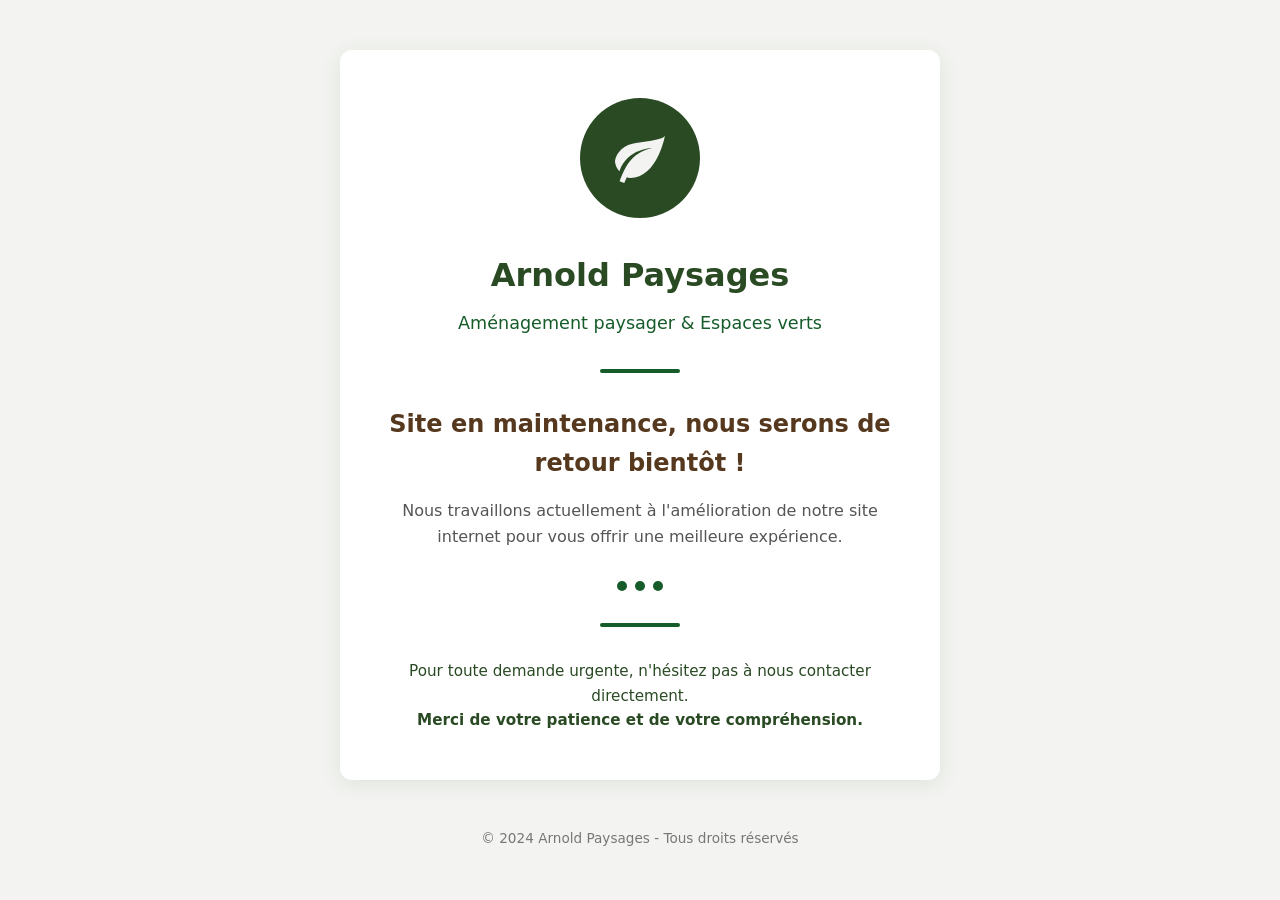
<file: maintenance/index.html>
<!DOCTYPE html>
<html lang="fr">
<head>
    <meta charset="UTF-8">
    <meta name="viewport" content="width=device-width, initial-scale=1.0">
    <meta name="description" content="Arnold Paysages - Site en maintenance">
    <title>Arnold Paysages - Site en maintenance</title>
    <style>
        /* Reset et base */
        *, *::before, *::after {
            box-sizing: border-box;
            margin: 0;
            padding: 0;
        }

        :root {
            --vert-principal: #294a23;
            --beige-clair: #f3f4f1;
            --marron-accent: #55381d;
            --vert-secondaire: #165c2a;
        }

        body {
            font-family: system-ui, -apple-system, 'Segoe UI', Arial, sans-serif;
            background-color: var(--beige-clair);
            color: var(--vert-principal);
            min-height: 100vh;
            display: flex;
            flex-direction: column;
            align-items: center;
            justify-content: center;
            padding: 2rem;
            line-height: 1.6;
        }

        .container {
            max-width: 600px;
            text-align: center;
            background-color: #fff;
            padding: 3rem 2rem;
            border-radius: 12px;
            box-shadow: 0 4px 20px rgba(41, 74, 35, 0.1);
        }

        /* Logo placeholder */
        .logo {
            width: 120px;
            height: 120px;
            margin: 0 auto 2rem;
            background-color: var(--vert-principal);
            border-radius: 50%;
            display: flex;
            align-items: center;
            justify-content: center;
        }

        .logo svg {
            width: 60px;
            height: 60px;
            fill: var(--beige-clair);
        }

        h1 {
            font-size: 2rem;
            margin-bottom: 0.5rem;
            color: var(--vert-principal);
        }

        .subtitle {
            font-size: 1.1rem;
            color: var(--vert-secondaire);
            margin-bottom: 2rem;
            font-weight: 500;
        }

        .message {
            font-size: 1.5rem;
            font-weight: 600;
            margin-bottom: 1rem;
            color: var(--marron-accent);
        }

        .description {
            font-size: 1rem;
            color: #555;
            margin-bottom: 2rem;
        }

        .divider {
            width: 80px;
            height: 4px;
            background-color: var(--vert-secondaire);
            margin: 2rem auto;
            border-radius: 2px;
        }

        .contact-info {
            font-size: 0.95rem;
            color: var(--vert-principal);
        }

        .contact-info a {
            color: var(--vert-secondaire);
            text-decoration: none;
            font-weight: 500;
        }

        .contact-info a:hover {
            text-decoration: underline;
        }

        footer {
            margin-top: 3rem;
            font-size: 0.85rem;
            color: #777;
        }

        /* Animation subtile */
        @keyframes pulse {
            0%, 100% { opacity: 1; }
            50% { opacity: 0.7; }
        }

        .loading-indicator {
            display: flex;
            justify-content: center;
            gap: 8px;
            margin-top: 1.5rem;
        }

        .loading-indicator span {
            width: 10px;
            height: 10px;
            background-color: var(--vert-secondaire);
            border-radius: 50%;
            animation: pulse 1.5s ease-in-out infinite;
        }

        .loading-indicator span:nth-child(2) {
            animation-delay: 0.3s;
        }

        .loading-indicator span:nth-child(3) {
            animation-delay: 0.6s;
        }

        /* Responsive */
        @media (max-width: 480px) {
            .container {
                padding: 2rem 1.5rem;
            }

            h1 {
                font-size: 1.6rem;
            }

            .message {
                font-size: 1.25rem;
            }
        }
    </style>
</head>
<body>
    <div class="container">
        <!-- Logo placeholder avec icône de feuille -->
        <div class="logo">
            <svg xmlns="http://www.w3.org/2000/svg" viewBox="0 0 24 24">
                <path d="M17,8C8,10,5.9,16.17,3.82,21.34L5.71,22l1-2.3A4.49,4.49,0,0,0,8,20C19,20,22,3,22,3,21,5,14,5.25,9,6.25S2,11.5,2,13.5a6.22,6.22,0,0,0,1.75,3.75C7,8,17,8,17,8Z"/>
            </svg>
        </div>

        <h1>Arnold Paysages</h1>
        <p class="subtitle">Aménagement paysager & Espaces verts</p>

        <div class="divider"></div>

        <p class="message">Site en maintenance, nous serons de retour bientôt !</p>
        <p class="description">
            Nous travaillons actuellement à l'amélioration de notre site internet
            pour vous offrir une meilleure expérience.
        </p>

        <div class="loading-indicator">
            <span></span>
            <span></span>
            <span></span>
        </div>

        <div class="divider"></div>

        <p class="contact-info">
            Pour toute demande urgente, n'hésitez pas à nous contacter directement.<br>
            <strong>Merci de votre patience et de votre compréhension.</strong>
        </p>
    </div>

    <footer>
        &copy; 2024 Arnold Paysages - Tous droits réservés
    </footer>
</body>
</html>
</file>
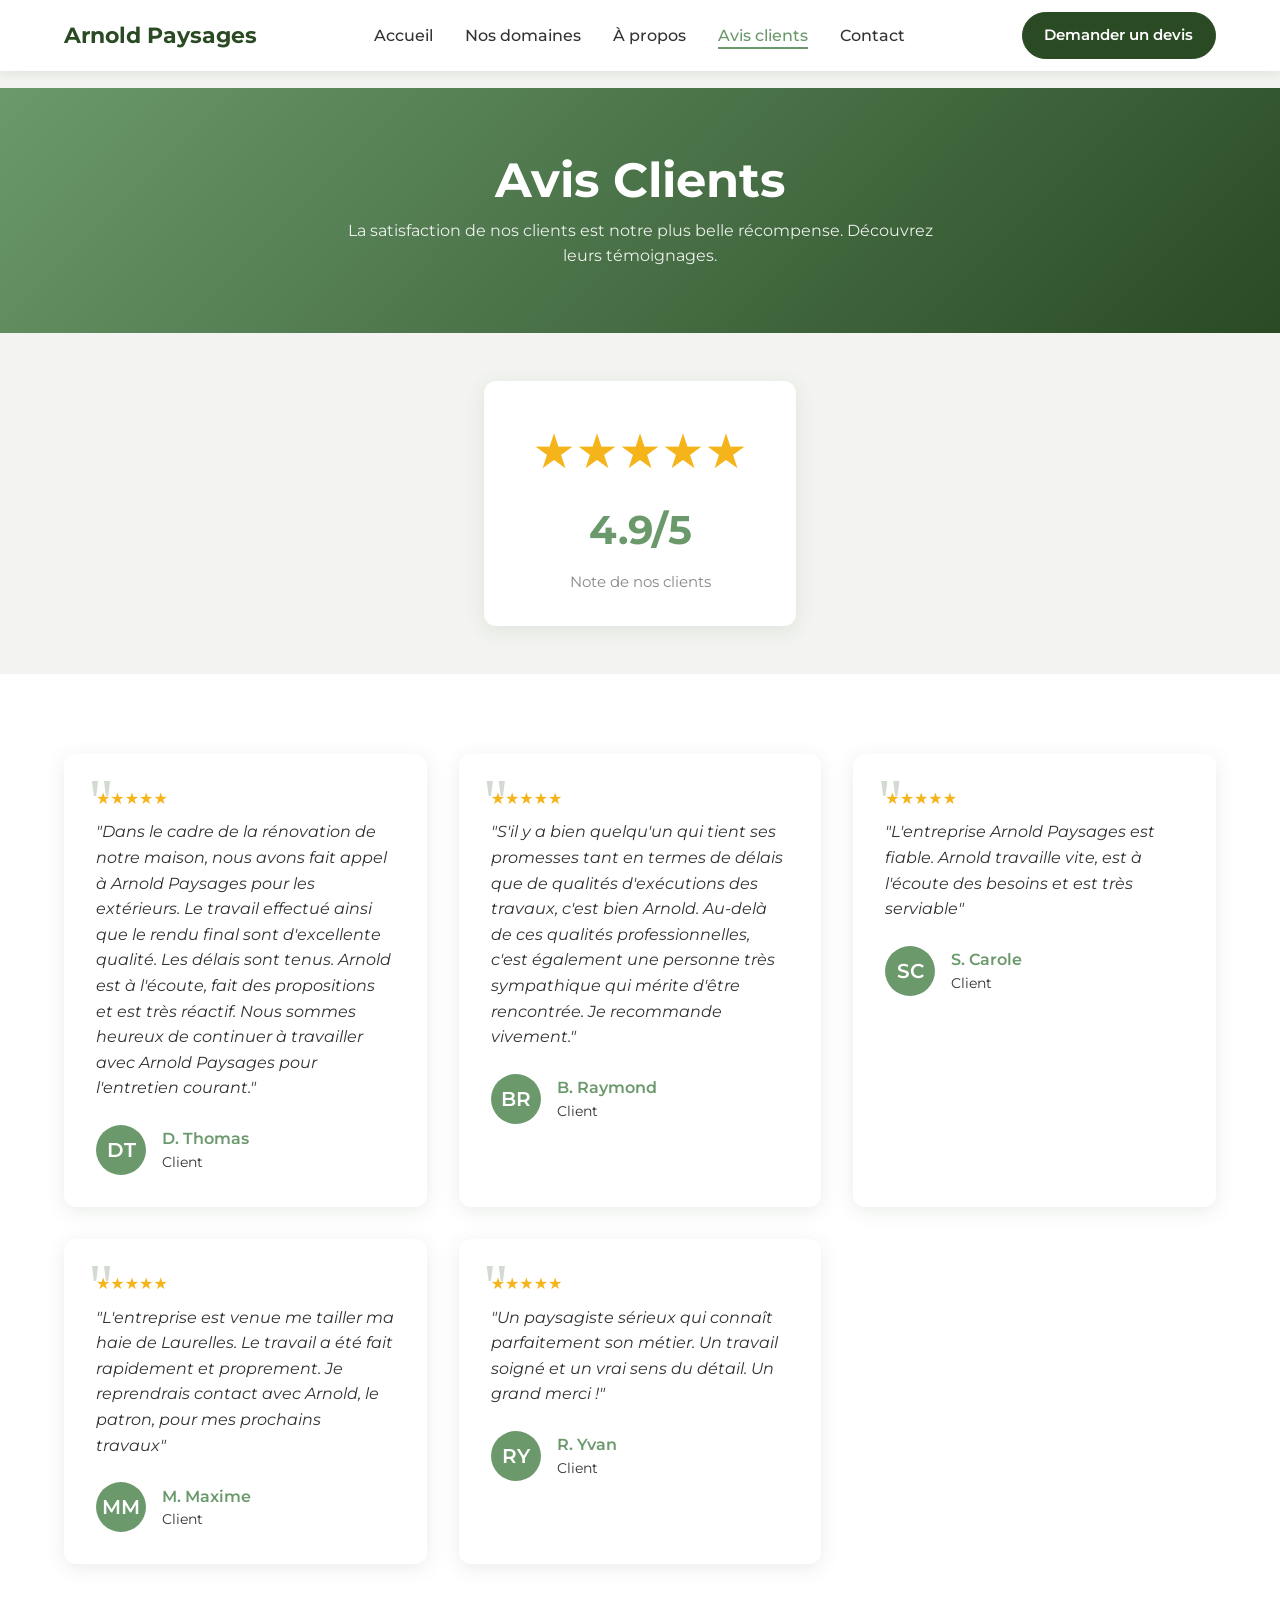
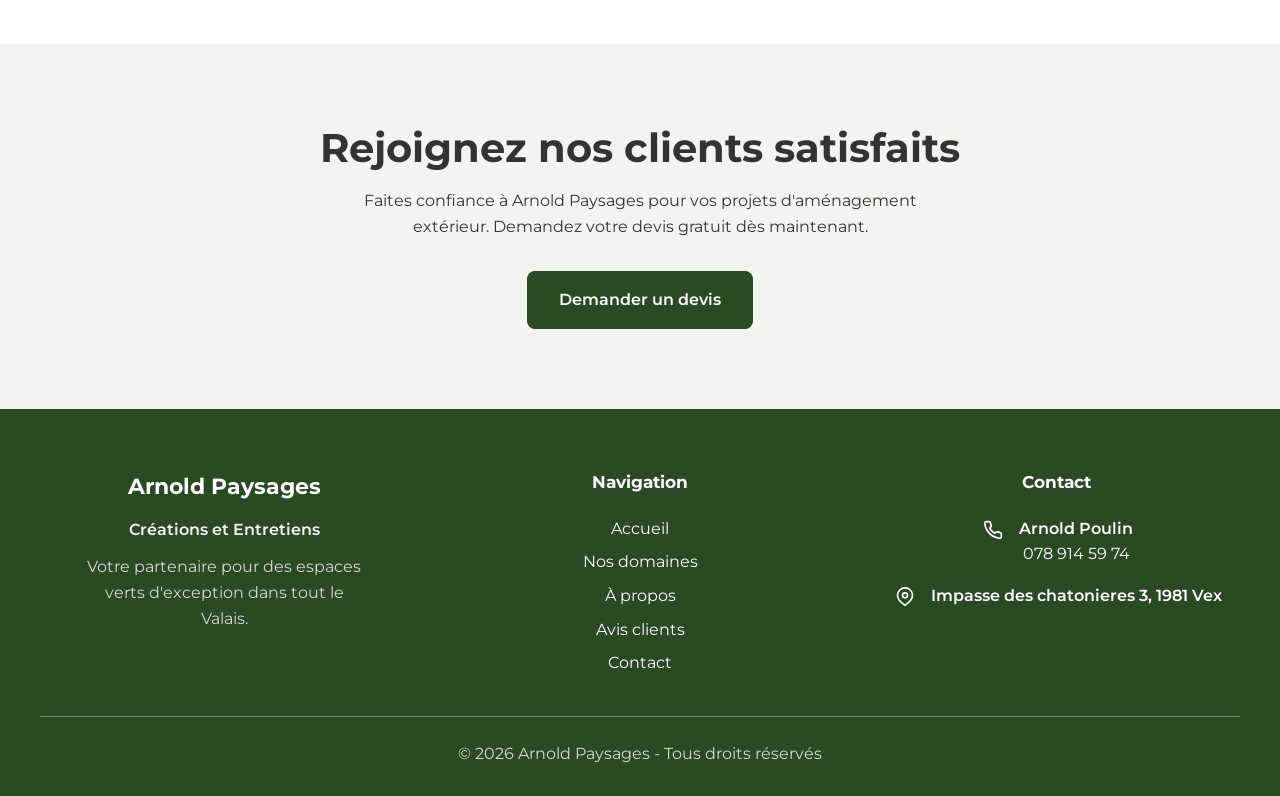
<file: site/avis.html>
<!DOCTYPE html>
<html lang="fr">
<head>
    <meta charset="UTF-8">
    <meta name="viewport" content="width=device-width, initial-scale=1.0">
    <meta name="description" content="Arnold Paysages - Découvrez les avis et témoignages de nos clients satisfaits. Plus de 250 projets réalisés.">
    <title>Avis Clients - Arnold Paysages</title>
    <link rel="stylesheet" href="css/style.css">
</head>
<body>
    <!-- Header / Navigation -->
    <header class="header">
        <div class="header__container">
            <a href="index.html" class="header__logo" aria-label="Arnold Paysages, retour à l'accueil">
                Arnold Paysages
            </a>
            <nav class="header__nav">
                <button class="nav__toggle" aria-label="Menu" onclick="toggleMenu()">
                    <span></span>
                    <span></span>
                    <span></span>
                </button>
                <ul class="nav__list" id="navList">
                    <li><a href="index.html" class="nav__link">Accueil</a></li>
                    <li><a href="realisations.html" class="nav__link">Nos domaines</a></li>
                    <li><a href="a-propos.html" class="nav__link">À propos</a></li>
                    <li><a href="avis.html" class="nav__link nav__link--active">Avis clients</a></li>
                    <li><a href="contact.html" class="nav__link">Contact</a></li>
                </ul>
            </nav>
            <div class="header__actions">
                <a href="contact.html" class="btn btn--header btn--header-primary">Demander un devis</a>
            </div>
        </div>
    </header>

    <!-- Page Header -->
    <section class="page-header">
        <h1>Avis Clients</h1>
        <p>La satisfaction de nos clients est notre plus belle récompense. Découvrez leurs témoignages.</p>
    </section>

    <!-- Note globale -->
    <section class="section section--beige" style="padding: 3rem 2rem;">
        <div class="container text-center">
            <div style="display: inline-block; background: var(--blanc); padding: 2rem 3rem; border-radius: 12px; box-shadow: 0 4px 20px var(--ombre);">
                <div style="font-size: 3rem; color: #f4b41a; margin-bottom: 0.5rem;">★★★★★</div>
                <div style="font-size: 2.5rem; font-weight: 700; color: var(--vert-principal);">4.9/5</div>
                <div style="font-size: 0.95rem; color: #888; margin-top: 0.5rem;">Note de nos clients</div>
            </div>
        </div>
    </section>

    <!-- Témoignages -->
    <section class="section section--blanc">
        <div class="container">
            <div class="testimonials">
                <div class="testimonial">
                    <div class="testimonial__stars">★★★★★</div>
                    <p class="testimonial__text">
                        "Dans le cadre de la rénovation de notre maison, nous avons fait appel à Arnold Paysages pour les extérieurs. Le travail effectué ainsi que le rendu final sont d'excellente qualité. Les délais sont tenus. Arnold est à l'écoute, fait des propositions et est très réactif. Nous sommes heureux de continuer à travailler avec Arnold Paysages pour l'entretien courant."
                    </p>
                    <div class="testimonial__author">
                        <div class="testimonial__avatar">DT</div>
                        <div>
                            <div class="testimonial__name">D. Thomas</div>
                            <div class="testimonial__location">Client</div>
                        </div>
                    </div>
                </div>

                <div class="testimonial">
                    <div class="testimonial__stars">★★★★★</div>
                    <p class="testimonial__text">
                        "S'il y a bien quelqu'un qui tient ses promesses tant en termes de délais que de qualités d'exécutions des travaux, c'est bien Arnold. Au-delà de ces qualités professionnelles, c'est également une personne très sympathique qui mérite d'être rencontrée. Je recommande vivement."
                    </p>
                    <div class="testimonial__author">
                        <div class="testimonial__avatar">BR</div>
                        <div>
                            <div class="testimonial__name">B. Raymond</div>
                            <div class="testimonial__location">Client</div>
                        </div>
                    </div>
                </div>

                <div class="testimonial">
                    <div class="testimonial__stars">★★★★★</div>
                    <p class="testimonial__text">
                        "L'entreprise Arnold Paysages est fiable. Arnold travaille vite, est à l'écoute des besoins et est très serviable"
                    </p>
                    <div class="testimonial__author">
                        <div class="testimonial__avatar">SC</div>
                        <div>
                            <div class="testimonial__name">S. Carole</div>
                            <div class="testimonial__location">Client</div>
                        </div>
                    </div>
                </div>

                <div class="testimonial">
                    <div class="testimonial__stars">★★★★★</div>
                    <p class="testimonial__text">
                        "L'entreprise est venue me tailler ma haie de Laurelles. Le travail a été fait rapidement et proprement. Je reprendrais contact avec Arnold, le patron, pour mes prochains travaux"
                    </p>
                    <div class="testimonial__author">
                        <div class="testimonial__avatar">MM</div>
                        <div>
                            <div class="testimonial__name">M. Maxime</div>
                            <div class="testimonial__location">Client</div>
                        </div>
                    </div>
                </div>

                <div class="testimonial">
                    <div class="testimonial__stars">★★★★★</div>
                    <p class="testimonial__text">
                        "Un paysagiste sérieux qui connaît parfaitement son métier. Un travail soigné et un vrai sens du détail. Un grand merci !"
                    </p>
                    <div class="testimonial__author">
                        <div class="testimonial__avatar">RY</div>
                        <div>
                            <div class="testimonial__name">R. Yvan</div>
                            <div class="testimonial__location">Client</div>
                        </div>
                    </div>
                </div>
            </div>
        </div>
    </section>

    <!-- Section CTA -->
    <section class="cta">
        <div class="container">
            <h2>Rejoignez nos clients satisfaits</h2>
            <p>
                Faites confiance à Arnold Paysages pour vos projets d'aménagement extérieur.
                Demandez votre devis gratuit dès maintenant.
            </p>
            <a href="contact.html" class="btn btn--marron">Demander un devis</a>
        </div>
    </section>

    <!-- Footer -->
    <footer class="footer">
        <div class="footer__container">
            <div class="footer__grid">
                <div class="footer__column">
                    <div class="footer__brand">Arnold Paysages</div>
                    <div class="footer__slogan">Créations et Entretiens</div>
                    <p class="footer__description">Votre partenaire pour des espaces verts d'exception dans tout le Valais.</p>
                </div>
                <div class="footer__column">
                    <div class="footer__title">Navigation</div>
                    <ul class="footer__links">
                        <li><a href="index.html">Accueil</a></li>
                        <li><a href="realisations.html">Nos domaines</a></li>
                        <li><a href="a-propos.html">À propos</a></li>
                        <li><a href="avis.html">Avis clients</a></li>
                        <li><a href="contact.html">Contact</a></li>
                    </ul>
                </div>
                <div class="footer__column">
                    <div class="footer__title">Contact</div>
                    <div class="footer__contact">
                        <div class="footer__contact-item">
                            <span class="footer__icon" aria-hidden="true">
                                <svg viewBox="0 0 24 24" fill="none" stroke="currentColor" stroke-width="2" stroke-linecap="round" stroke-linejoin="round">
                                    <path d="M22 16.92v3a2 2 0 0 1-2.18 2 19.8 19.8 0 0 1-8.63-3.07 19.5 19.5 0 0 1-6-6A19.8 19.8 0 0 1 2.08 4.18 2 2 0 0 1 4.05 2h3a2 2 0 0 1 2 1.72c.12.9.35 1.77.68 2.6a2 2 0 0 1-.45 2.11L8.09 9.91a16 16 0 0 0 6 6l1.48-1.19a2 2 0 0 1 2.11-.45c.83.33 1.7.56 2.6.68a2 2 0 0 1 1.72 1.97z"></path>
                                </svg>
                            </span>
                            <div>
                                <div class="footer__contact-name">Arnold Poulin</div>
                                <a class="footer__contact-link" href="tel:0789145974">078 914 59 74</a>
                            </div>
                        </div>
                        <div class="footer__contact-item">
                            <span class="footer__icon" aria-hidden="true">
                                <svg viewBox="0 0 24 24" fill="none" stroke="currentColor" stroke-width="2" stroke-linecap="round" stroke-linejoin="round">
                                    <path d="M21 10c0 6-9 12-9 12s-9-6-9-12a9 9 0 0 1 18 0z"></path>
                                    <circle cx="12" cy="10" r="3"></circle>
                                </svg>
                            </span>
                            <div>
                                <div class="footer__contact-name">Impasse des chatonieres 3, 1981 Vex</div>
                            </div>
                        </div>
                    </div>
                </div>
            </div>
            <div class="footer__separator"></div>
            <div class="footer__bottom" style="justify-content: center;">
                <div class="footer__copyright">&copy; 2026 Arnold Paysages - Tous droits réservés</div>
            </div>
        </div>
    </footer>

    <!-- Script pour le menu mobile -->
    <script>
        function toggleMenu() {
            const navList = document.getElementById('navList');
            navList.classList.toggle('active');
        }
    </script>
</body>
</html>
</file>
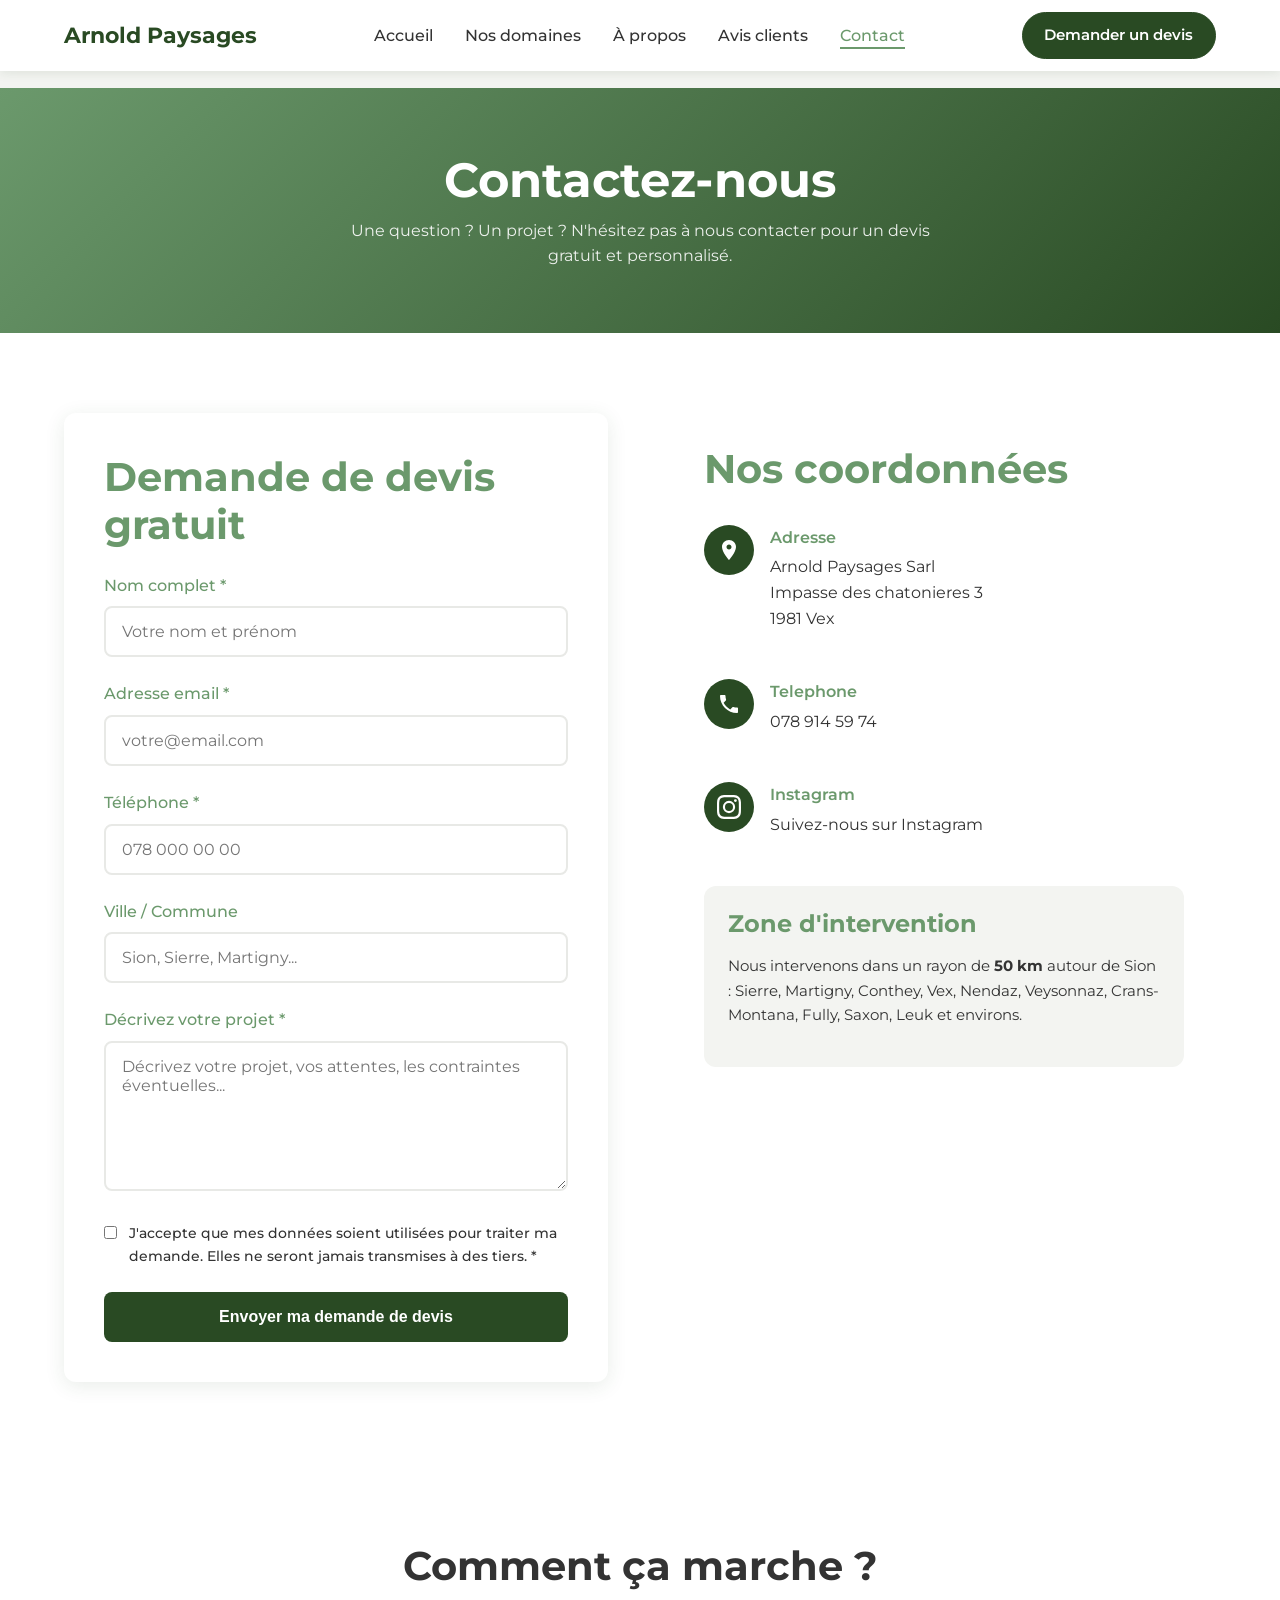
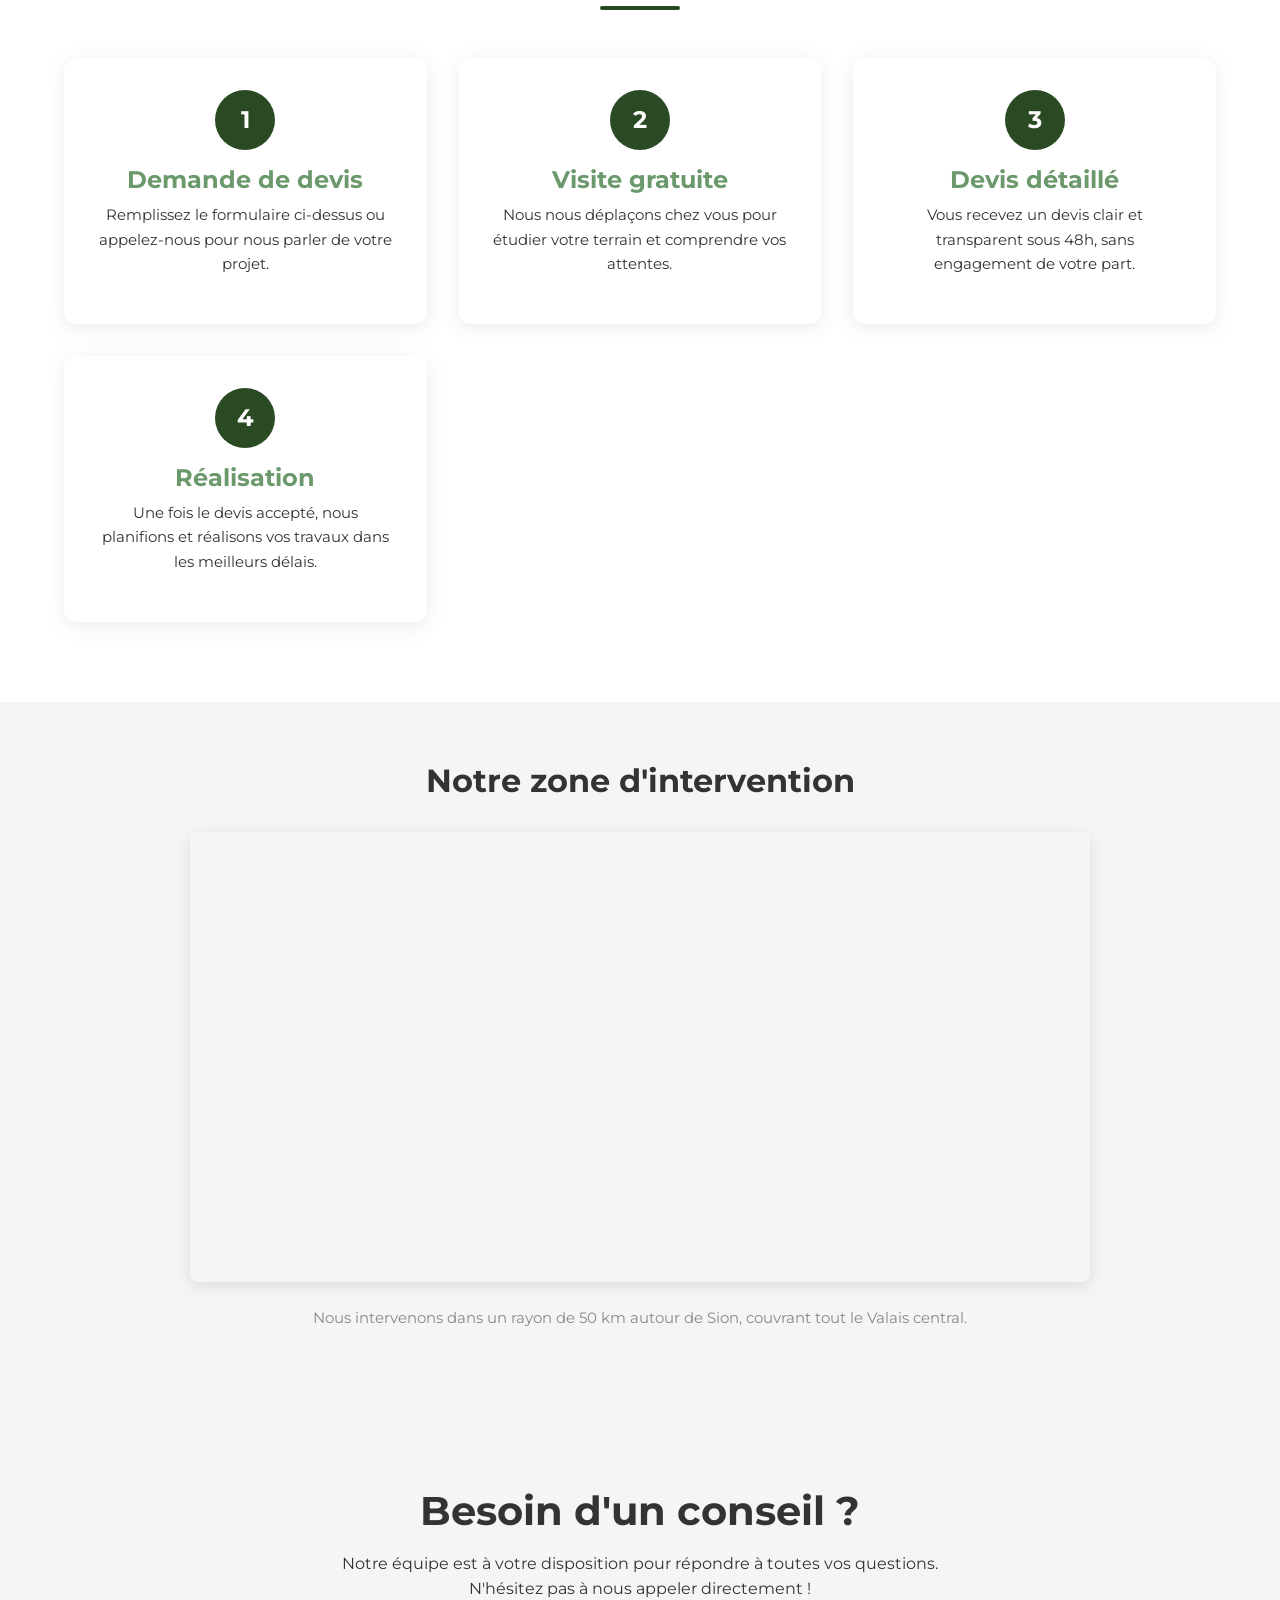
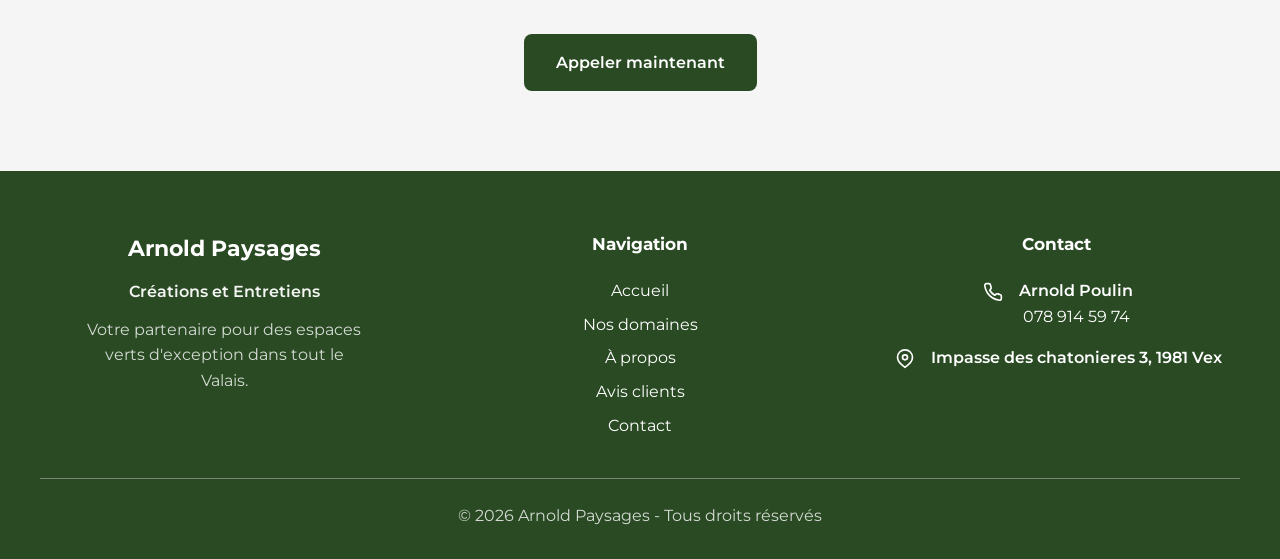
<file: site/contact.html>
<!DOCTYPE html>
<html lang="fr">
<head>
    <meta charset="UTF-8">
    <meta name="viewport" content="width=device-width, initial-scale=1.0">
    <meta name="description" content="Arnold Paysages - Contactez-nous pour un devis gratuit. Aménagement paysager, création de jardins et entretien d'espaces verts.">
    <title>Contact & Devis - Arnold Paysages</title>
    <link rel="stylesheet" href="css/style.css">
</head>
<body>
    <!-- Header / Navigation -->
    <header class="header">
        <div class="header__container">
            <a href="index.html" class="header__logo" aria-label="Arnold Paysages, retour à l'accueil">
                Arnold Paysages
            </a>
            <nav class="header__nav">
                <button class="nav__toggle" aria-label="Menu" onclick="toggleMenu()">
                    <span></span>
                    <span></span>
                    <span></span>
                </button>
                <ul class="nav__list" id="navList">
                    <li><a href="index.html" class="nav__link">Accueil</a></li>
                    <li><a href="realisations.html" class="nav__link">Nos domaines</a></li>
                    <li><a href="a-propos.html" class="nav__link">À propos</a></li>
                    <li><a href="avis.html" class="nav__link">Avis clients</a></li>
                    <li><a href="contact.html" class="nav__link nav__link--active">Contact</a></li>
                </ul>
            </nav>
            <div class="header__actions">
                <a href="contact.html" class="btn btn--header btn--header-primary">Demander un devis</a>
            </div>
        </div>
    </header>

    <!-- Page Header -->
    <section class="page-header">
        <h1>Contactez-nous</h1>
        <p>Une question ? Un projet ? N'hésitez pas à nous contacter pour un devis gratuit et personnalisé.</p>
    </section>

    <!-- Section Contact -->
    <section class="section section--blanc">
        <div class="container">
            <div class="contact-grid">
                <!-- Formulaire -->
                <div class="contact-form">
                    <h2 style="margin-bottom: 1.5rem; color: var(--vert-principal);">Demande de devis gratuit</h2>
                    <div id="formNotification" class="form-notification"></div>
                    <form id="devisForm" name="demande-devis" method="POST" data-netlify="true" action="/contact.html">
                        <input type="hidden" name="form-name" value="demande-devis">
                        <input type="hidden" name="subject" value="Demande de devis gratuit">
                        <div class="form-group">
                            <label for="nom">Nom complet *</label>
                            <input type="text" id="nom" name="nom" placeholder="Votre nom et prénom" required>
                        </div>

                        <div class="form-group">
                            <label for="email">Adresse email *</label>
                            <input type="email" id="email" name="email" placeholder="votre@email.com" required>
                        </div>

                        <div class="form-group">
                            <label for="telephone">Téléphone *</label>
                            <input type="tel" id="telephone" name="telephone" placeholder="078 000 00 00" required>
                        </div>

                        <div class="form-group">
                            <label for="ville">Ville / Commune</label>
                            <input type="text" id="ville" name="ville" placeholder="Sion, Sierre, Martigny...">
                        </div>

                        <div class="form-group">
                            <label for="message">Décrivez votre projet *</label>
                            <textarea id="message" name="message" rows="6" placeholder="Décrivez votre projet, vos attentes, les contraintes éventuelles..." required></textarea>
                        </div>

                        <div class="form-group">
                            <label style="display: flex; align-items: flex-start; gap: 0.75rem; cursor: pointer;">
                                <input type="checkbox" name="rgpd" required style="width: auto; margin-top: 4px;">
                                <span style="font-size: 0.9rem; color: var(--gris-texte);">
                                    J'accepte que mes données soient utilisées pour traiter ma demande.
                                    Elles ne seront jamais transmises à des tiers. *
                                </span>
                            </label>
                        </div>

                        <button type="submit" class="btn btn--primary" style="width: 100%;">
                            Envoyer ma demande de devis
                        </button>
                    </form>
                </div>

                <!-- Informations de contact -->
                <div class="contact-info">
                    <h2 style="margin-bottom: 2rem; color: var(--vert-principal);">Nos coordonnées</h2>

                    <div class="contact-info__item">
                        <div class="contact-info__icon">
                            <svg xmlns="http://www.w3.org/2000/svg" viewBox="0 0 24 24">
                                <path d="M12 2C8.13 2 5 5.13 5 9c0 5.25 7 13 7 13s7-7.75 7-13c0-3.87-3.13-7-7-7zm0 9.5c-1.38 0-2.5-1.12-2.5-2.5s1.12-2.5 2.5-2.5 2.5 1.12 2.5 2.5-1.12 2.5-2.5 2.5z"/>
                            </svg>
                        </div>
                        <div>
                            <div class="contact-info__title">Adresse</div>
                            <p class="contact-info__text">
                                Arnold Paysages Sarl<br>
                                Impasse des chatonieres 3<br>
                                1981 Vex
                            </p>
                        </div>
                    </div>

                    <div class="contact-info__item">
                        <div class="contact-info__icon">
                            <svg xmlns="http://www.w3.org/2000/svg" viewBox="0 0 24 24">
                                <path d="M6.62 10.79c1.44 2.83 3.76 5.14 6.59 6.59l2.2-2.2c.27-.27.67-.36 1.02-.24 1.12.37 2.33.57 3.57.57.55 0 1 .45 1 1V20c0 .55-.45 1-1 1-9.39 0-17-7.61-17-17 0-.55.45-1 1-1h3.5c.55 0 1 .45 1 1 0 1.25.2 2.45.57 3.57.11.35.03.74-.25 1.02l-2.2 2.2z"/>
                            </svg>
                        </div>
                        <div>
                            <div class="contact-info__title">Telephone</div>
                            <p class="contact-info__text">
                                <a href="tel:0789145974" style="color: inherit; text-decoration: none;">078 914 59 74</a>
                            </p>
                        </div>
                    </div>

                    <div class="contact-info__item">
                        <div class="contact-info__icon">
                            <svg xmlns="http://www.w3.org/2000/svg" viewBox="0 0 24 24">
                                <path d="M12 2.163c3.204 0 3.584.012 4.85.07 3.252.148 4.771 1.691 4.919 4.919.058 1.265.069 1.645.069 4.849 0 3.205-.012 3.584-.069 4.849-.149 3.225-1.664 4.771-4.919 4.919-1.266.058-1.644.07-4.85.07-3.204 0-3.584-.012-4.849-.07-3.26-.149-4.771-1.699-4.919-4.92-.058-1.265-.07-1.644-.07-4.849 0-3.204.013-3.583.07-4.849.149-3.227 1.664-4.771 4.919-4.919 1.266-.057 1.645-.069 4.849-.069zM12 0C8.741 0 8.333.014 7.053.072 2.695.272.273 2.69.073 7.052.014 8.333 0 8.741 0 12c0 3.259.014 3.668.072 4.948.2 4.358 2.618 6.78 6.98 6.98C8.333 23.986 8.741 24 12 24c3.259 0 3.668-.014 4.948-.072 4.354-.2 6.782-2.618 6.979-6.98.059-1.28.073-1.689.073-4.948 0-3.259-.014-3.667-.072-4.947-.196-4.354-2.617-6.78-6.979-6.98C15.668.014 15.259 0 12 0zm0 5.838a6.162 6.162 0 100 12.324 6.162 6.162 0 000-12.324zM12 16a4 4 0 110-8 4 4 0 010 8zm6.406-11.845a1.44 1.44 0 100 2.881 1.44 1.44 0 000-2.881z"/>
                            </svg>
                        </div>
                        <div>
                            <div class="contact-info__title">Instagram</div>
                            <p class="contact-info__text">
                                <a href="https://www.instagram.com/arnold_paysages2020/" target="_blank" rel="noopener noreferrer" style="color: inherit; text-decoration: none;">Suivez-nous sur Instagram</a>
                            </p>
                        </div>
                    </div>

                    <!-- Zone d'intervention -->
                    <div style="background: var(--beige-clair); padding: 1.5rem; border-radius: 12px; margin-top: 2rem;">
                        <h3 style="color: var(--vert-principal); margin-bottom: 1rem;">Zone d'intervention</h3>
                        <p style="color: var(--gris-texte); font-size: 0.95rem;">
                            Nous intervenons dans un rayon de <strong>50 km</strong> autour de Sion :
                            Sierre, Martigny, Conthey, Vex, Nendaz, Veysonnaz, Crans-Montana,
                            Fully, Saxon, Leuk et environs.
                        </p>
                    </div>
                </div>
            </div>
        </div>
    </section>

    <!-- Processus -->
    <section class="section section--blanc">
        <div class="container">
            <h2 class="section-title">Comment ça marche ?</h2>
            <div class="services">
                <div class="card">
                    <div class="card__content" style="text-align: center; padding: 2rem;">
                        <div style="width: 60px; height: 60px; background: var(--vert-secondaire); color: #fff; border-radius: 50%; display: flex; align-items: center; justify-content: center; font-size: 1.5rem; font-weight: 700; margin: 0 auto 1rem;">1</div>
                        <h3 class="card__title">Demande de devis</h3>
                        <p class="card__text">
                            Remplissez le formulaire ci-dessus ou appelez-nous pour nous parler de votre projet.
                        </p>
                    </div>
                </div>

                <div class="card">
                    <div class="card__content" style="text-align: center; padding: 2rem;">
                        <div style="width: 60px; height: 60px; background: var(--vert-secondaire); color: #fff; border-radius: 50%; display: flex; align-items: center; justify-content: center; font-size: 1.5rem; font-weight: 700; margin: 0 auto 1rem;">2</div>
                        <h3 class="card__title">Visite gratuite</h3>
                        <p class="card__text">
                            Nous nous déplaçons chez vous pour étudier votre terrain et comprendre vos attentes.
                        </p>
                    </div>
                </div>

                <div class="card">
                    <div class="card__content" style="text-align: center; padding: 2rem;">
                        <div style="width: 60px; height: 60px; background: var(--vert-secondaire); color: #fff; border-radius: 50%; display: flex; align-items: center; justify-content: center; font-size: 1.5rem; font-weight: 700; margin: 0 auto 1rem;">3</div>
                        <h3 class="card__title">Devis détaillé</h3>
                        <p class="card__text">
                            Vous recevez un devis clair et transparent sous 48h, sans engagement de votre part.
                        </p>
                    </div>
                </div>

                <div class="card">
                    <div class="card__content" style="text-align: center; padding: 2rem;">
                        <div style="width: 60px; height: 60px; background: var(--vert-secondaire); color: #fff; border-radius: 50%; display: flex; align-items: center; justify-content: center; font-size: 1.5rem; font-weight: 700; margin: 0 auto 1rem;">4</div>
                        <h3 class="card__title">Réalisation</h3>
                        <p class="card__text">
                            Une fois le devis accepté, nous planifions et réalisons vos travaux dans les meilleurs délais.
                        </p>
                    </div>
                </div>
            </div>
        </div>
    </section>

    <!-- Notre zone d'intervention - Google Maps -->
    <section class="zone-intervention">
        <div class="container">
            <h2 class="zone-intervention__title">Notre zone d'intervention</h2>
            <div class="zone-intervention__map-wrapper">
                <iframe src="https://www.google.com/maps/embed?pb=!1m18!1m12!1m3!1d88392.78126589731!2d7.292866028426012!3d46.1850976735496!2m3!1f0!2f0!3f0!3m2!1i1024!2i768!4f13.1!3m3!1m2!1s0x478ede85d8f91aaf%3A0xfe3fae7d36878aca!2sSion!5e0!3m2!1sfr!2sch!4v1771875767920!5m2!1sfr!2sch" width="100%" height="450" style="border:0; border-radius: 8px;" allowfullscreen="" loading="lazy" referrerpolicy="no-referrer-when-downgrade"></iframe>
            </div>
            <p class="zone-intervention__text">Nous intervenons dans un rayon de 50 km autour de Sion, couvrant tout le Valais central.</p>
        </div>
    </section>

    <!-- Section CTA -->
    <section class="cta" style="background: #F5F5F5;">
        <div class="container">
            <h2 style="color: #333333;">Besoin d'un conseil ?</h2>
            <p style="color: #333333;">
                Notre équipe est à votre disposition pour répondre à toutes vos questions.
                N'hésitez pas à nous appeler directement !
            </p>
            <a href="tel:0789145974" class="btn btn--primary" style="background: var(--vert-secondaire);">
                Appeler maintenant
            </a>
        </div>
    </section>

    <!-- Footer -->
    <footer class="footer">
        <div class="footer__container">
            <div class="footer__grid">
                <div class="footer__column">
                    <div class="footer__brand">Arnold Paysages</div>
                    <div class="footer__slogan">Créations et Entretiens</div>
                    <p class="footer__description">Votre partenaire pour des espaces verts d'exception dans tout le Valais.</p>
                </div>
                <div class="footer__column">
                    <div class="footer__title">Navigation</div>
                    <ul class="footer__links">
                        <li><a href="index.html">Accueil</a></li>
                        <li><a href="realisations.html">Nos domaines</a></li>
                        <li><a href="a-propos.html">À propos</a></li>
                        <li><a href="avis.html">Avis clients</a></li>
                        <li><a href="contact.html">Contact</a></li>
                    </ul>
                </div>
                <div class="footer__column">
                    <div class="footer__title">Contact</div>
                    <div class="footer__contact">
                        <div class="footer__contact-item">
                            <span class="footer__icon" aria-hidden="true">
                                <svg viewBox="0 0 24 24" fill="none" stroke="currentColor" stroke-width="2" stroke-linecap="round" stroke-linejoin="round">
                                    <path d="M22 16.92v3a2 2 0 0 1-2.18 2 19.8 19.8 0 0 1-8.63-3.07 19.5 19.5 0 0 1-6-6A19.8 19.8 0 0 1 2.08 4.18 2 2 0 0 1 4.05 2h3a2 2 0 0 1 2 1.72c.12.9.35 1.77.68 2.6a2 2 0 0 1-.45 2.11L8.09 9.91a16 16 0 0 0 6 6l1.48-1.19a2 2 0 0 1 2.11-.45c.83.33 1.7.56 2.6.68a2 2 0 0 1 1.72 1.97z"></path>
                                </svg>
                            </span>
                            <div>
                                <div class="footer__contact-name">Arnold Poulin</div>
                                <a class="footer__contact-link" href="tel:0789145974">078 914 59 74</a>
                            </div>
                        </div>
                        <div class="footer__contact-item">
                            <span class="footer__icon" aria-hidden="true">
                                <svg viewBox="0 0 24 24" fill="none" stroke="currentColor" stroke-width="2" stroke-linecap="round" stroke-linejoin="round">
                                    <path d="M21 10c0 6-9 12-9 12s-9-6-9-12a9 9 0 0 1 18 0z"></path>
                                    <circle cx="12" cy="10" r="3"></circle>
                                </svg>
                            </span>
                            <div>
                                <div class="footer__contact-name">Impasse des chatonieres 3, 1981 Vex</div>
                            </div>
                        </div>
                    </div>
                </div>
            </div>
            <div class="footer__separator"></div>
            <div class="footer__bottom" style="justify-content: center;">
                <div class="footer__copyright">&copy; 2026 Arnold Paysages - Tous droits réservés</div>
            </div>
        </div>
    </footer>

    <!-- Script pour le menu mobile et formulaire -->
    <script>
        function toggleMenu() {
            const navList = document.getElementById('navList');
            navList.classList.toggle('active');
        }

        document.getElementById('devisForm').addEventListener('submit', function(e) {
            e.preventDefault();
            var form = this;
            var formData = new FormData(form);
            fetch('/', {
                method: 'POST',
                headers: { 'Content-Type': 'application/x-www-form-urlencoded' },
                body: new URLSearchParams(formData).toString()
            }).then(function(response) {
                if (response.ok) {
                    var notification = document.getElementById('formNotification');
                    notification.textContent = 'Votre demande a bien été envoyée';
                    notification.className = 'form-notification form-notification--success';
                    form.reset();
                    setTimeout(function() {
                        notification.className = 'form-notification';
                    }, 5000);
                }
            });
        });
    </script>
</body>
</html>
</file>
<file: site/css/style.css>
@import url('https://fonts.googleapis.com/css2?family=Montserrat:wght@400;600;700&display=swap');

/* ================================================
   Arnold Paysages - Feuille de style principale
   ================================================ */

/* -------------------- Reset & Base -------------------- */
*, *::before, *::after {
    box-sizing: border-box;
    margin: 0;
    padding: 0;
}

:root {
    /* Palette de couleurs */
    --vert-principal: #6b996c;
    --beige-clair: #f3f4f1;
    --marron-accent: #55381d;
    --vert-secondaire: #294a23;

    /* Couleurs utilitaires */
    --blanc: #ffffff;
    --gris-clair: #e8e9e6;
    --gris-texte: #333333;
    --ombre: rgba(41, 74, 35, 0.1);

    /* Espacements */
    --section-padding: 5rem 2rem;
    --container-max: 1200px;
    --header-height: 88px;
}

html {
    scroll-behavior: smooth;
}

body {
    font-family: 'Montserrat', 'Open Sans', system-ui, -apple-system, 'Segoe UI', Arial, sans-serif;
    background-color: var(--beige-clair);
    color: var(--gris-texte);
    line-height: 1.6;
    font-size: 16px;
    padding-top: var(--header-height);
}

img {
    max-width: 100%;
    height: auto;
    display: block;
}

a {
    color: inherit;
    text-decoration: none;
}

ul {
    list-style: none;
}

/* -------------------- Utilitaires -------------------- */
.container {
    max-width: var(--container-max);
    margin: 0 auto;
    padding: 0 1.5rem;
}

.section {
    padding: var(--section-padding);
}

.section--beige {
    background-color: var(--beige-clair);
}

.section--vert {
    background-color: var(--vert-principal);
    color: var(--blanc);
}

.section--blanc {
    background-color: var(--blanc);
}

.section--gris {
    background-color: #F5F5F5;
}

.text-center {
    text-align: center;
}

/* -------------------- Typographie -------------------- */
h1, h2, h3, h4 {
    font-weight: 700;
    line-height: 1.2;
    margin-bottom: 1rem;
}

h1 {
    font-size: clamp(2rem, 5vw, 3rem);
}

h2 {
    font-size: clamp(1.75rem, 4vw, 2.5rem);
}

h3 {
    font-size: clamp(1.25rem, 3vw, 1.5rem);
}

p {
    margin-bottom: 1rem;
}

.section-title {
    text-align: center;
    margin-bottom: 3rem;
}

.section-title::after {
    content: '';
    display: block;
    width: 80px;
    height: 4px;
    background-color: var(--vert-secondaire);
    margin: 1rem auto 0;
    border-radius: 2px;
}

.section--vert .section-title::after {
    background-color: var(--beige-clair);
}

/* -------------------- Boutons -------------------- */
.btn {
    display: inline-block;
    padding: 1rem 2rem;
    border-radius: 8px;
    font-weight: 600;
    font-size: 1rem;
    cursor: pointer;
    transition: all 0.3s ease;
    border: none;
    text-align: center;
}

.btn--primary {
    background-color: var(--vert-secondaire);
    color: var(--blanc);
}

.btn--primary:hover {
    background-color: var(--vert-principal);
    transform: translateY(-2px);
    box-shadow: 0 4px 12px var(--ombre);
}

.btn--secondary {
    background-color: var(--blanc);
    color: var(--vert-secondaire);
    border: 2px solid var(--vert-secondaire);
}

.btn--secondary:hover {
    background-color: var(--vert-principal);
    color: var(--blanc);
}

.btn--marron {
    background-color: var(--marron-accent);
    color: var(--blanc);
}

.btn--marron:hover {
    background-color: #6d4a27;
    transform: translateY(-2px);
}

/* -------------------- Header & Navigation -------------------- */
.header {
    background-color: var(--blanc);
    box-shadow: 0 2px 10px var(--ombre);
    position: fixed;
    top: 0;
    z-index: 1000;
    width: 100%;
}

.header__container {
    display: grid;
    grid-template-columns: auto 1fr auto;
    align-items: center;
    padding: 0.75rem 1.5rem;
    max-width: var(--container-max);
    margin: 0 auto;
    gap: 2rem;
}

.header__logo {
    display: flex;
    align-items: center;
    color: var(--vert-secondaire);
    font-size: 1.4rem;
    font-weight: 700;
    white-space: nowrap;
}

.header__nav {
    justify-self: center;
}

.nav__list {
    display: flex;
    gap: 2rem;
}

.nav__link {
    font-weight: 500;
    transition: color 0.3s ease;
    position: relative;
}

.nav__link::after {
    content: '';
    position: absolute;
    bottom: -4px;
    left: 0;
    width: 0;
    height: 2px;
    background-color: var(--vert-secondaire);
    transition: width 0.3s ease;
}

.nav__link:hover,
.nav__link--active {
    color: #6B996C;
}

.nav__link:hover::after,
.nav__link--active::after {
    width: 100%;
    background-color: #6B996C;
}

/* Menu burger mobile */
.nav__toggle {
    display: none;
    flex-direction: column;
    gap: 5px;
    cursor: pointer;
    padding: 0.5rem;
    background: none;
    border: none;
}

.nav__toggle span {
    width: 25px;
    height: 3px;
    background-color: var(--vert-secondaire);
    border-radius: 2px;
    transition: all 0.3s ease;
}

.header__actions {
    display: flex;
    gap: 1rem;
    align-items: center;
}

.btn--header {
    padding: 0.65rem 1.35rem;
    border-radius: 999px;
    font-size: 0.95rem;
    font-weight: 600;
}

.btn--header-primary {
    background-color: var(--vert-secondaire);
    color: var(--blanc);
    border: 1px solid var(--vert-secondaire);
}

.btn--header-outline {
    background-color: transparent;
    color: var(--vert-secondaire);
    border: 1px solid var(--blanc);
}

/* -------------------- Hero Section -------------------- */
.hero {
    background-color: var(--vert-principal);
    color: var(--blanc);
    padding: 4.5rem 2rem;
    position: relative;
    overflow: hidden;
    min-height: calc(100vh - var(--header-height));
    display: flex;
    align-items: center;
    background-image: url('/images/header.jpg');
    background-size: cover;
    background-position: center;
}

.hero::before {
    content: '';
    position: absolute;
    top: 0;
    left: 0;
    right: 0;
    bottom: 0;
    background-color: rgba(107, 153, 108, 0.87);
}

.hero__grid {
    position: relative;
    z-index: 1;
    max-width: var(--container-max);
    margin: 0 auto;
    width: 100%;
    display: flex;
    flex-direction: column;
    align-items: center;
    text-align: center;
    gap: 2rem;
}

.hero__title {
    font-size: 48px;
    margin-bottom: 1.5rem;
    font-weight: 700;
    color: var(--blanc);
    opacity: 1;
}

.hero__subtitle {
    font-size: 18px;
    color: var(--blanc);
    opacity: 1;
    margin-bottom: 2.5rem;
    max-width: 720px;
}

.hero__buttons {
    display: flex;
    gap: 1rem;
    flex-wrap: wrap;
    justify-content: center;
}

.hero__panel {
    color: var(--blanc);
}

.hero__panel--content {
    display: flex;
    flex-direction: column;
    justify-content: center;
    align-items: center;
}

.hero__icon {
    width: 90px;
    height: 90px;
    border-radius: 24px;
    border: 2px solid rgba(255, 255, 255, 0.35);
    display: flex;
    align-items: center;
    justify-content: center;
    margin-bottom: 1.75rem;
    background-color: rgba(255, 255, 255, 0.08);
}

.hero__icon svg {
    width: 46px;
    height: 46px;
    fill: rgba(255, 255, 255, 0.7);
}

.hero__panel--intro {
    background-color: rgba(255, 255, 255, 0.12);
    border: 1px solid rgba(255, 255, 255, 0.6);
    padding: 2.5rem;
    border-radius: 16px;
    font-size: 1rem;
    line-height: 1.7;
}

.btn--hero {
    padding: 0.95rem 2rem;
    border-radius: 8px;
    font-weight: 600;
    font-size: 1rem;
}

.btn--hero-primary {
    background-color: var(--vert-secondaire);
    color: var(--blanc);
    border: 1px solid var(--vert-secondaire);
}

.btn--hero-outline {
    background-color: transparent;
    color: var(--blanc);
    border: 1px solid var(--blanc);
}

/* -------------------- Services / Cards -------------------- */
.services {
    display: grid;
    grid-template-columns: repeat(auto-fit, minmax(280px, 1fr));
    gap: 2rem;
    margin-top: 2rem;
}

.card {
    background-color: var(--blanc);
    border-radius: 12px;
    overflow: hidden;
    box-shadow: 0 4px 20px var(--ombre);
    transition: transform 0.3s ease, box-shadow 0.3s ease;
}

.card:hover {
    transform: translateY(-8px);
    box-shadow: 0 8px 30px rgba(41, 74, 35, 0.15);
}

.card__image {
    width: 100%;
    height: 200px;
    background-color: var(--gris-clair);
    display: flex;
    align-items: center;
    justify-content: center;
    color: var(--gris-texte);
    font-size: 0.9rem;
}

.card__image img {
    width: 100%;
    height: 100%;
    object-fit: cover;
}

.card__content {
    padding: 1.5rem;
}

.card__title {
    color: var(--vert-principal);
    margin-bottom: 0.5rem;
}

.card__text {
    color: var(--gris-texte);
    font-size: 0.95rem;
}

/* -------------------- Galerie -------------------- */
.gallery {
    display: grid;
    grid-template-columns: repeat(auto-fit, minmax(300px, 1fr));
    gap: 1.5rem;
}

.gallery__item {
    position: relative;
    border-radius: 12px;
    overflow: hidden;
    aspect-ratio: 4/3;
    background-color: var(--gris-clair);
}

.gallery__item img {
    width: 100%;
    height: 100%;
    object-fit: cover;
    transition: transform 0.4s ease;
}

.gallery__item:hover img {
    transform: scale(1.05);
}

.gallery__overlay {
    position: absolute;
    bottom: 0;
    left: 0;
    right: 0;
    background: linear-gradient(transparent, rgba(41, 74, 35, 0.9));
    padding: 1.5rem;
    color: var(--blanc);
    transform: translateY(100%);
    transition: transform 0.3s ease;
}

.gallery__item:hover .gallery__overlay {
    transform: translateY(0);
}

/* Image placeholder pour galerie */
.gallery__placeholder {
    width: 100%;
    height: 100%;
    display: flex;
    align-items: center;
    justify-content: center;
    background: linear-gradient(135deg, var(--gris-clair) 0%, #d1d3ce 100%);
    color: var(--gris-texte);
    font-size: 0.9rem;
}

/* -------------------- Témoignages -------------------- */
.testimonials {
    display: grid;
    grid-template-columns: repeat(auto-fit, minmax(320px, 1fr));
    gap: 2rem;
}

.testimonial {
    background-color: var(--blanc);
    padding: 2rem;
    border-radius: 12px;
    box-shadow: 0 4px 20px var(--ombre);
    position: relative;
}

.testimonial::before {
    content: '"';
    position: absolute;
    top: 1rem;
    left: 1.5rem;
    font-size: 4rem;
    color: var(--vert-secondaire);
    opacity: 0.2;
    font-family: Georgia, serif;
    line-height: 1;
}

.testimonial__text {
    font-style: italic;
    color: var(--gris-texte);
    margin-bottom: 1.5rem;
    position: relative;
    z-index: 1;
}

.testimonial__author {
    display: flex;
    align-items: center;
    gap: 1rem;
}

.testimonial__avatar {
    width: 50px;
    height: 50px;
    border-radius: 50%;
    background-color: var(--vert-principal);
    display: flex;
    align-items: center;
    justify-content: center;
    color: var(--blanc);
    font-weight: 600;
    font-size: 1.25rem;
}

.testimonial__name {
    font-weight: 600;
    color: var(--vert-principal);
}

.testimonial__location {
    font-size: 0.85rem;
    color: var(--gris-texte);
}

.testimonial__stars {
    color: #f4b41a;
    margin-bottom: 0.5rem;
}

/* -------------------- À propos -------------------- */
.about-grid {
    display: grid;
    grid-template-columns: 1fr 1fr;
    gap: 4rem;
    align-items: center;
}

.about__image {
    border-radius: 12px;
    overflow: hidden;
    aspect-ratio: 4/3;
    background-color: var(--gris-clair);
}

.about__image img {
    width: 100%;
    height: 100%;
    object-fit: cover;
}

.about__content h2 {
    color: var(--vert-principal);
}

.about__list {
    margin: 1.5rem 0;
}

.about__list li {
    padding: 0.5rem 0;
    padding-left: 1.5rem;
    position: relative;
}

.about__list li::before {
    content: '✓';
    position: absolute;
    left: 0;
    color: var(--vert-secondaire);
    font-weight: bold;
}

/* -------------------- Collaboration Architecture & Paysage -------------------- */
.collaboration {
    background-color: #FFFFFF;
    padding: 80px 1.5rem;
}

.collaboration__container {
    max-width: 1100px;
    margin: 0 auto;
    display: grid;
    grid-template-columns: 1fr 1fr;
    gap: 4rem;
    align-items: center;
}

.collaboration__title {
    font-family: 'Montserrat', 'Open Sans', system-ui, -apple-system, 'Segoe UI', Arial, sans-serif;
    font-weight: 700;
    font-size: 40px;
    line-height: 48px;
    color: #6B996C;
    margin: 0;
}

.collaboration__text {
    margin-top: 20px;
    color: #333333;
    font-size: 16px;
    line-height: 1.6;
}

.collaboration__media {
    display: flex;
    align-items: center;
    justify-content: center;
}

.collaboration__logo-link {
    display: inline-block;
    transition: transform 0.3s ease;
}

.collaboration__logo-link:hover {
    transform: scale(1.05);
}

.collaboration__logo {
    max-width: 250px;
    width: 100%;
    height: auto;
    border-radius: 8px;
    box-shadow: 0 6px 18px rgba(0, 0, 0, 0.12);
    display: block;
}

@media (max-width: 992px) {
    .collaboration {
        padding: 60px 1.5rem;
    }

    .collaboration__container {
        grid-template-columns: 1fr;
        gap: 2.5rem;
    }

    .collaboration__media {
        order: 2;
    }

    .collaboration__title {
        font-size: 32px;
        line-height: 40px;
    }
}

@media (max-width: 576px) {
    .collaboration {
        padding: 48px 1.25rem;
    }

    .collaboration__title {
        font-size: 28px;
        line-height: 36px;
    }

    .collaboration__logo {
        max-width: 200px;
    }
}

/* -------------------- Formulaire de contact -------------------- */
.contact-grid {
    display: grid;
    grid-template-columns: 1fr 1fr;
    gap: 4rem;
}

.contact-form {
    background-color: var(--blanc);
    padding: 2.5rem;
    border-radius: 12px;
    box-shadow: 0 4px 20px var(--ombre);
}

.form-group {
    margin-bottom: 1.5rem;
}

.form-group label {
    display: block;
    margin-bottom: 0.5rem;
    font-weight: 500;
    color: var(--vert-principal);
}

.form-group input,
.form-group textarea,
.form-group select {
    width: 100%;
    padding: 0.875rem 1rem;
    border: 2px solid var(--gris-clair);
    border-radius: 8px;
    font-family: inherit;
    font-size: 1rem;
    transition: border-color 0.3s ease;
    background-color: var(--blanc);
}

.form-group input:focus,
.form-group textarea:focus,
.form-group select:focus {
    outline: none;
    border-color: var(--vert-secondaire);
}

.form-group textarea {
    min-height: 150px;
    resize: vertical;
}

.contact-info {
    padding: 2rem;
}

.contact-info__item {
    display: flex;
    align-items: flex-start;
    gap: 1rem;
    margin-bottom: 2rem;
}

.contact-info__icon {
    width: 50px;
    height: 50px;
    background-color: var(--vert-secondaire);
    border-radius: 50%;
    display: flex;
    align-items: center;
    justify-content: center;
    flex-shrink: 0;
}

.contact-info__icon svg {
    width: 24px;
    height: 24px;
    fill: var(--blanc);
}

.contact-info__title {
    font-weight: 600;
    color: var(--vert-principal);
    margin-bottom: 0.25rem;
}

.contact-info__text {
    color: var(--gris-texte);
}

/* -------------------- Zone d'intervention -------------------- */
.zone-intervention {
    background-color: #F5F5F5;
    padding: 60px 2rem;
}

.zone-intervention__title {
    text-align: center;
    color: #333;
    font-size: 2rem;
    font-weight: 700;
    margin-bottom: 2rem;
}

.zone-intervention__map-wrapper {
    max-width: 900px;
    margin: 0 auto;
    border-radius: 8px;
    overflow: hidden;
    box-shadow: 0 4px 16px rgba(0, 0, 0, 0.1);
}

.zone-intervention__map-wrapper iframe {
    display: block;
    width: 100%;
    height: 450px;
}

.zone-intervention__text {
    text-align: center;
    color: #888;
    font-size: 0.95rem;
    margin-top: 1.5rem;
}

@media (max-width: 640px) {
    .zone-intervention {
        padding: 40px 1rem;
    }

    .zone-intervention__title {
        font-size: 1.5rem;
    }

    .zone-intervention__map-wrapper iframe {
        height: 300px;
    }
}

/* -------------------- Footer -------------------- */
.footer {
    background-color: #294A23;
    color: var(--blanc);
    padding: 60px 2rem 30px;
}

.footer__container {
    max-width: var(--container-max);
    margin: 0 auto;
}

.footer__grid {
    display: grid;
    grid-template-columns: 1fr 1fr 1fr;
    gap: 3rem;
    text-align: center;
}

.footer__column {
    display: flex;
    flex-direction: column;
    align-items: center;
    gap: 0.75rem;
}

.footer__brand {
    font-size: 1.4rem;
    font-weight: 700;
}

.footer__slogan {
    font-weight: 600;
    opacity: 0.95;
}

.footer__description {
    opacity: 0.8;
    margin: 0;
    max-width: 280px;
}

.footer__title {
    font-size: 1.05rem;
    font-weight: 700;
    margin-bottom: 0.5rem;
}

.footer__links,
.footer__hours {
    display: flex;
    flex-direction: column;
    gap: 0.5rem;
}

.footer__links a,
.footer__legal a,
.footer__contact-link {
    color: var(--blanc);
    text-decoration: none;
}

.footer__links a:hover,
.footer__legal a:hover,
.footer__contact-link:hover {
    opacity: 0.8;
}

.footer__contact {
    display: flex;
    flex-direction: column;
    gap: 1rem;
    align-items: center;
}

.footer__contact-item {
    display: flex;
    align-items: flex-start;
    gap: 0.75rem;
}

.footer__icon {
    display: inline-flex;
    align-items: center;
    justify-content: center;
    width: 28px;
    height: 28px;
    flex-shrink: 0;
}

.footer__icon svg {
    width: 20px;
    height: 20px;
}

.footer__contact-name {
    font-weight: 600;
}

.footer__contact-muted {
    opacity: 0.75;
}

.footer__separator {
    width: 100%;
    height: 1px;
    background-color: rgba(255, 255, 255, 0.35);
    margin: 2.5rem 0 1.5rem;
}

.footer__bottom {
    display: flex;
    align-items: center;
    justify-content: space-between;
    gap: 1.5rem;
    flex-wrap: wrap;
}

.footer__copyright {
    opacity: 0.8;
}

.footer__legal {
    display: flex;
    align-items: center;
    gap: 0.75rem;
    margin-left: auto;
}

.footer__legal-sep {
    opacity: 0.6;
}

@media (max-width: 960px) {
    .footer__grid {
        grid-template-columns: 1fr 1fr;
    }
}

@media (max-width: 640px) {
    .footer {
        padding: 48px 1.5rem 24px;
    }

    .footer__grid {
        grid-template-columns: 1fr;
        gap: 2.5rem;
    }

    .footer__bottom {
        flex-direction: column;
        align-items: center;
        text-align: center;
    }

    .footer__legal {
        margin-left: 0;
        flex-wrap: wrap;
        justify-content: center;
    }
}

/* -------------------- CTA Section -------------------- */
.cta {
    background: #f3f4f1;
    padding: 5rem 2rem;
    text-align: center;
}

.cta h2 {
    color: #333333;
    margin-bottom: 1rem;
}

.cta p {
    color: #333333;
    max-width: 600px;
    margin: 0 auto 2rem;
}

.cta .btn--marron {
    background-color: #294a23;
    color: #ffffff;
}

.cta .btn--marron:hover {
    background-color: #1f361a;
}

/* -------------------- Stats -------------------- */
.stats {
    display: grid;
    grid-template-columns: repeat(auto-fit, minmax(200px, 1fr));
    gap: 2rem;
    text-align: center;
}

.stat__number {
    font-size: 3rem;
    font-weight: 700;
    color: var(--vert-secondaire);
}

.section--vert .stat__number {
    color: var(--beige-clair);
}

.stat__label {
    font-size: 1.1rem;
    color: var(--gris-texte);
}

.section--vert .stat__label {
    color: rgba(255, 255, 255, 0.8);
}

/* -------------------- Page Headers -------------------- */
.page-header {
    background: linear-gradient(135deg, var(--vert-principal) 0%, var(--vert-secondaire) 100%);
    color: var(--blanc);
    padding: 4rem 2rem;
    text-align: center;
}

.page-header h1 {
    margin-bottom: 0.5rem;
}

.page-header p {
    opacity: 0.9;
    max-width: 600px;
    margin: 0 auto;
}

/* -------------------- Responsive Design -------------------- */
@media (max-width: 992px) {
    .about-grid,
    .contact-grid {
        grid-template-columns: 1fr;
        gap: 2rem;
    }

    .about__image {
        order: -1;
    }
}

@media (max-width: 768px) {
    :root {
        --section-padding: 3rem 1.5rem;
    }

    .nav__toggle {
        display: flex;
    }

    .nav__list {
        position: fixed;
        top: var(--header-height);
        left: 0;
        right: 0;
        background-color: var(--blanc);
        flex-direction: column;
        padding: 2rem;
        gap: 1rem;
        box-shadow: 0 4px 20px var(--ombre);
        transform: translateY(-150%);
        transition: transform 0.3s ease;
    }

    .nav__list.active {
        transform: translateY(0);
    }

    .nav__link {
        display: block;
        padding: 0.75rem 0;
        border-bottom: 1px solid var(--gris-clair);
    }

    .hero {
        padding: 3.5rem 1.5rem;
    }

    .hero__grid {
        gap: 2rem;
    }

    .hero__panel--intro {
        order: 1;
        padding: 1.5rem;
        font-size: 0.95rem;
    }

    .hero__panel--content {
        order: 2;
    }

    .hero__icon {
        width: 70px;
        height: 70px;
        margin-bottom: 1.25rem;
    }

    .hero__title {
        font-size: 32px;
        margin-bottom: 1rem;
    }

    .hero__subtitle {
        font-size: 16px;
        margin-bottom: 1.75rem;
    }

    .hero__buttons {
        flex-direction: column;
        align-items: center;
    }

    .hero__buttons .btn {
        width: 100%;
        max-width: 300px;
    }

    .header__actions {
        display: none;
    }

    .gallery {
        grid-template-columns: 1fr;
    }

    .contact-form {
        padding: 1.5rem;
    }

    .stats {
        grid-template-columns: repeat(2, 1fr);
    }
}

@media (max-width: 480px) {
    :root {
        --header-height: 74px;
    }

    .services,
    .testimonials {
        grid-template-columns: 1fr;
    }

    .stat__number {
        font-size: 2.5rem;
    }
}

/* -------------------- Form Confirmation Notification -------------------- */
.form-notification {
    display: none;
    padding: 1rem 1.5rem;
    border-radius: 8px;
    margin-bottom: 1.5rem;
    font-weight: 500;
    font-size: 0.95rem;
    animation: fadeIn 0.3s ease;
}

.form-notification--success {
    display: block;
    background-color: #d4edda;
    color: #155724;
    border: 1px solid #c3e6cb;
}

@keyframes fadeIn {
    from { opacity: 0; transform: translateY(-10px); }
    to { opacity: 1; transform: translateY(0); }
}

/* -------------------- Nos Partenaires -------------------- */
.partenaires {
    background-color: var(--blanc);
    padding: 60px 2rem;
    text-align: center;
}

.partenaires__title {
    color: #333333;
    font-size: clamp(1.75rem, 4vw, 2.5rem);
    margin-bottom: 3rem;
}

.partenaires__grid {
    display: flex;
    flex-wrap: wrap;
    justify-content: center;
    align-items: flex-start;
    gap: 2.5rem 3rem;
    max-width: var(--container-max);
    margin: 0 auto;
}

.partenaires__item {
    display: flex;
    flex-direction: column;
    align-items: center;
    gap: 0.75rem;
    width: 150px;
    text-decoration: none;
}

.partenaires__item--link {
    cursor: pointer;
}

.partenaires__item--link:hover .partenaires__logo-img {
    opacity: 0.7;
    transform: scale(1.05);
}

.partenaires__logo-img {
    width: 150px;
    height: 100px;
    object-fit: contain;
    transition: opacity 0.3s ease, transform 0.3s ease;
}

.partenaires__name {
    font-size: 0.8rem;
    color: #888888;
    line-height: 1.3;
}

@media (max-width: 768px) {
    .partenaires__grid {
        gap: 2rem;
    }

    .partenaires__item {
        width: 130px;
    }

    .partenaires__logo-img {
        width: 130px;
        height: 85px;
    }
}

@media (max-width: 480px) {
    .partenaires__grid {
        gap: 1.5rem;
    }

    .partenaires__item {
        width: 110px;
    }

    .partenaires__logo-img {
        width: 110px;
        height: 75px;
    }
}

/* -------------------- Quatre Saisons (Vivaldi) -------------------- */
.saisons {
    padding: 80px 2rem;
    background-color: var(--beige-clair);
}

.saisons--hero {
    padding-top: 60px;
    padding-bottom: 80px;
    background: linear-gradient(135deg, var(--vert-principal) 0%, var(--vert-secondaire) 100%);
}

.saisons__title {
    text-align: center;
    color: #333333;
    font-size: clamp(1.75rem, 4vw, 2.5rem);
    margin-bottom: 1.5rem;
}

.saisons--hero .saisons__title {
    color: #ffffff;
    text-shadow: 0 2px 8px rgba(0, 0, 0, 0.3);
}

.saisons__intro {
    text-align: center;
    color: #333333;
    max-width: 800px;
    margin: 0 auto 3rem;
    font-size: 1.05rem;
    line-height: 1.8;
}

.saisons--hero .saisons__intro {
    color: rgba(255, 255, 255, 0.92);
    text-shadow: 0 1px 4px rgba(0, 0, 0, 0.2);
}

.saisons__grid {
    display: grid;
    grid-template-columns: 1fr 1fr;
    gap: 2rem;
    max-width: var(--container-max);
    margin: 0 auto;
}

.saison-card {
    position: relative;
    min-height: 400px;
    border-radius: 12px;
    overflow: hidden;
    display: flex;
    align-items: flex-end;
    padding: 30px;
}

.saison-card__bg {
    position: absolute;
    top: 0;
    left: 0;
    right: 0;
    bottom: 0;
    background-size: cover;
    background-position: center;
}

.saison-card--printemps .saison-card__bg {
    background: url('/images/printemps.jpg') center / cover no-repeat;
}

.saison-card--ete .saison-card__bg {
    background: url('/images/ete.jpg') center / cover no-repeat;
}

.saison-card--automne .saison-card__bg {
    background: url('/images/automne.jpg') center / cover no-repeat;
}

.saison-card--hiver .saison-card__bg {
    background: url('/images/hiver.jpg') center / cover no-repeat;
}

.saison-card__overlay {
    position: absolute;
    top: 0;
    left: 0;
    right: 0;
    bottom: 0;
}

.saison-card--printemps .saison-card__overlay {
    background: rgba(10, 40, 10, 0.5);
}

.saison-card--ete .saison-card__overlay {
    background: rgba(10, 40, 10, 0.5);
}

.saison-card--automne .saison-card__overlay {
    background: rgba(10, 40, 10, 0.5);
}

.saison-card--hiver .saison-card__overlay {
    background: rgba(10, 40, 10, 0.5);
}

.saison-card__content {
    position: relative;
    z-index: 1;
    color: #ffffff;
}

.saison-card__title {
    font-size: 1.5rem;
    font-weight: 700;
    color: #ffffff;
    margin-bottom: 1rem;
    text-shadow: 0 2px 6px rgba(0, 0, 0, 0.6), 0 1px 3px rgba(0, 0, 0, 0.4);
}

.saison-card__text {
    font-size: 1rem;
    line-height: 1.7;
    color: #ffffff;
    opacity: 0.95;
    text-shadow: 0 1px 4px rgba(0, 0, 0, 0.5), 0 1px 2px rgba(0, 0, 0, 0.3);
}

@media (max-width: 768px) {
    .saisons__grid {
        grid-template-columns: 1fr;
    }
}

/* -------------------- Réalisations Page -------------------- */
.realisations-hero {
    background-color: var(--blanc);
    padding: 60px 2rem 40px;
    text-align: center;
}

.realisations-hero h1 {
    color: #333333;
    margin-bottom: 1rem;
}

.realisations-hero p {
    color: #555555;
    max-width: 800px;
    margin: 0 auto;
    font-size: 1.05rem;
    line-height: 1.8;
}

.realisations-services {
    background-color: #F5F5F5;
    padding: 60px 2rem;
}

.realisations-services h2 {
    text-align: center;
    color: #333333;
    margin-bottom: 2.5rem;
}

.services-list {
    display: grid;
    grid-template-columns: repeat(auto-fit, minmax(250px, 1fr));
    gap: 1.25rem;
    max-width: 900px;
    margin: 0 auto;
}

.services-list__item {
    display: flex;
    align-items: center;
    gap: 0.75rem;
    padding: 1rem 1.25rem;
    background-color: var(--blanc);
    border-radius: 8px;
    box-shadow: 0 2px 10px rgba(0,0,0,0.06);
    font-weight: 500;
    color: #333333;
}

.services-list__icon {
    width: 36px;
    height: 36px;
    background-color: var(--vert-principal);
    border-radius: 50%;
    display: flex;
    align-items: center;
    justify-content: center;
    flex-shrink: 0;
}

.services-list__icon svg {
    width: 18px;
    height: 18px;
    fill: var(--blanc);
    stroke: var(--blanc);
    stroke-width: 0;
}

/* Category sections */
.realisation-category {
    padding: 60px 2rem;
}

.realisation-category--white {
    background-color: var(--blanc);
}

.realisation-category--gray {
    background-color: #F5F5F5;
}

.realisation-category__inner {
    max-width: var(--container-max);
    margin: 0 auto;
}

.realisation-category__title {
    color: var(--vert-principal);
    font-size: clamp(1.5rem, 3vw, 2rem);
    margin-bottom: 1rem;
}

.realisation-category__text {
    color: #555555;
    max-width: 800px;
    line-height: 1.8;
    margin-bottom: 2rem;
    font-size: 1rem;
}

/* Carousel */
.carousel {
    position: relative;
    overflow: hidden;
    border-radius: 8px;
}

.carousel__track {
    display: flex;
    gap: 1rem;
    overflow-x: auto;
    scroll-behavior: smooth;
    scrollbar-width: none;
    -ms-overflow-style: none;
    scroll-snap-type: x mandatory;
    padding: 0.5rem 0;
}

.carousel__track::-webkit-scrollbar {
    display: none;
}

.carousel__slide {
    flex: 0 0 auto;
    width: 500px;
    max-width: 80vw;
    scroll-snap-align: start;
}

.carousel__slide img {
    width: 100%;
    height: 400px;
    object-fit: cover;
    border-radius: 8px;
    box-shadow: 0 4px 15px rgba(0,0,0,0.1);
    display: block;
}

.carousel__btn {
    position: absolute;
    top: 50%;
    transform: translateY(-50%);
    width: 44px;
    height: 44px;
    border-radius: 50%;
    background-color: rgba(255,255,255,0.9);
    border: none;
    cursor: pointer;
    display: flex;
    align-items: center;
    justify-content: center;
    box-shadow: 0 2px 10px rgba(0,0,0,0.15);
    z-index: 2;
    transition: background-color 0.3s ease, transform 0.3s ease;
}

.carousel__btn:hover {
    background-color: var(--blanc);
    transform: translateY(-50%) scale(1.1);
}

.carousel__btn svg {
    width: 20px;
    height: 20px;
    stroke: #333333;
    fill: none;
    stroke-width: 2.5;
    stroke-linecap: round;
    stroke-linejoin: round;
}

.carousel__btn--prev {
    left: 12px;
}

.carousel__btn--next {
    right: 12px;
}

@media (max-width: 768px) {
    .carousel__slide {
        width: 320px;
        max-width: 85vw;
    }

    .carousel__slide img {
        height: 280px;
    }

    .carousel__btn {
        width: 38px;
        height: 38px;
    }

    .carousel__btn--prev {
        left: 8px;
    }

    .carousel__btn--next {
        right: 8px;
    }

    .services-list {
        grid-template-columns: 1fr;
    }
}

@media (max-width: 480px) {
    .carousel__slide {
        width: 280px;
    }

    .carousel__slide img {
        height: 220px;
    }
}

/* Instagram icon hover */
.instagram-icon {
    transition: fill 0.3s ease;
}

a:hover .instagram-icon {
    fill: #3a6b30;
}
</file>
